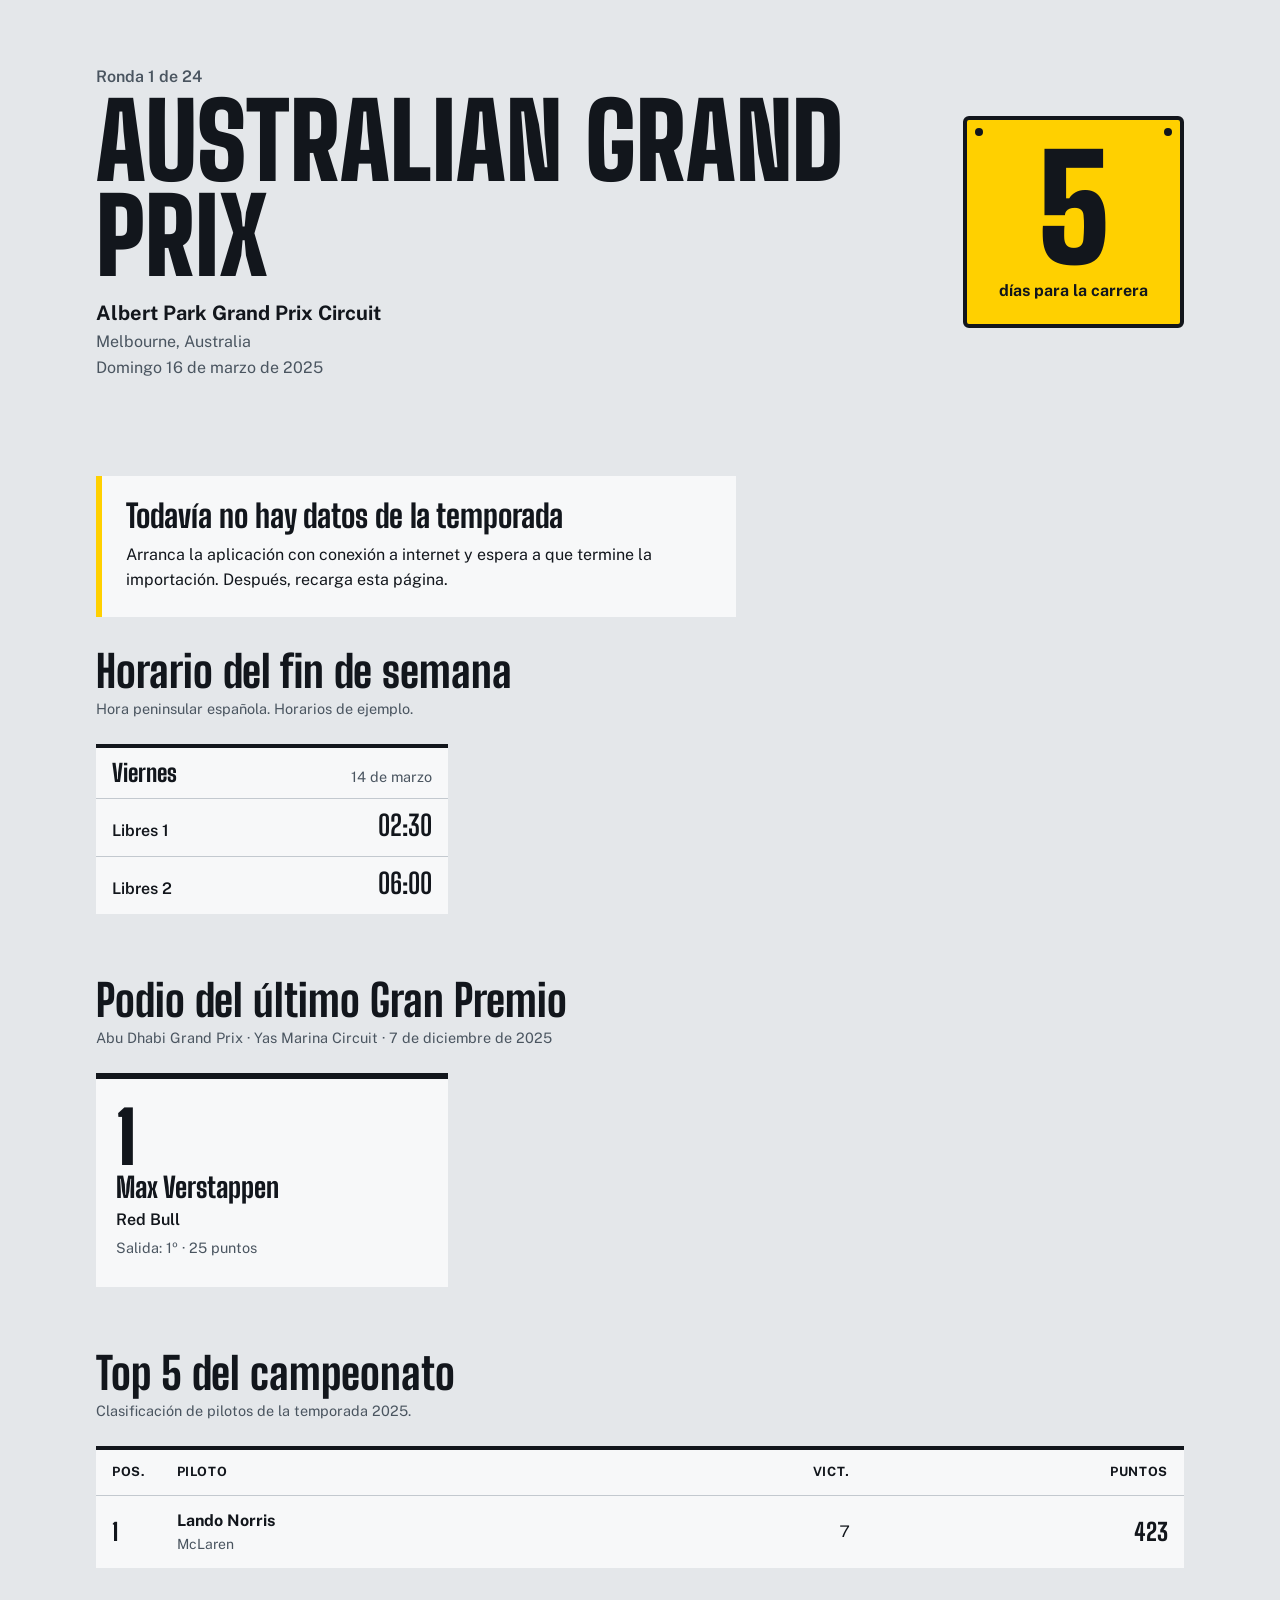
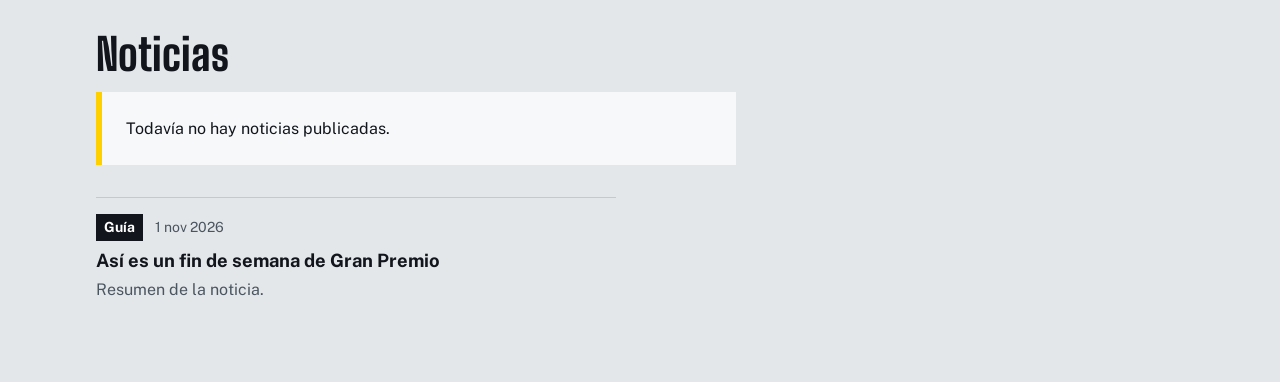
<file: src/main/resources/templates/index.html>
<!DOCTYPE html>
<html lang="es" xmlns:th="http://www.thymeleaf.org">
<head>
    <meta charset="UTF-8">
    <meta name="viewport" content="width=device-width, initial-scale=1">
    <title>Paddock · Fórmula 1</title>
    <link rel="preconnect" href="https://fonts.googleapis.com">
    <link rel="preconnect" href="https://fonts.gstatic.com" crossorigin>
    <link rel="stylesheet"
          href="https://fonts.googleapis.com/css2?family=Big+Shoulders+Display:wght@700;800;900&family=Public+Sans:wght@400;600;700&display=swap">
    <link rel="stylesheet" th:href="@{/css/estilos.css}" href="../static/css/estilos.css">
</head>
<body>

<div th:replace="~{fragmentos :: cabecera('inicio')}"></div>

<main class="contenedor">

    <!-- Próxima carrera -->
    <section class="hero" th:if="${fin != null}">
        <div class="hero__texto">
            <p class="hero__ronda">Ronda <span th:text="${fin.ronda()}">1</span> de <span th:text="${fin.totalRondas()}">24</span></p>
            <h1 class="hero__titulo" th:text="${fin.nombreCarrera()}">Australian Grand Prix</h1>
            <p class="hero__circuito" th:text="${fin.circuito()}">Albert Park Grand Prix Circuit</p>
            <p class="hero__lugar" th:text="|${fin.localidad()}, ${fin.pais()}|">Melbourne, Australia</p>
            <p class="hero__fecha" th:text="${fin.fecha()}">Domingo 16 de marzo de 2025</p>
        </div>
        <div class="placa">
            <span class="placa__numero" th:text="${fin.diasRestantes()}">5</span>
            <span class="placa__texto">días para la carrera</span>
        </div>
    </section>

    <!-- Aviso si no hay datos todavía -->
    <section class="vacio" th:if="${fin == null}">
        <h1 class="vacio__titulo">Todavía no hay datos de la temporada</h1>
        <p>Arranca la aplicación con conexión a internet y espera a que termine la importación. Después, recarga esta página.</p>
    </section>

    <!-- Horario del fin de semana -->
    <section class="horario" th:if="${fin != null}" aria-labelledby="titulo-horario">
        <h2 class="seccion__titulo" id="titulo-horario">Horario del fin de semana</h2>
        <p class="seccion__nota">Hora peninsular española. Horarios de ejemplo.</p>
        <div class="horario__jornadas">
            <article class="jornada" th:each="j : ${fin.jornadas()}">
                <h3 class="jornada__dia">
                    <span th:text="${j.dia()}">Viernes</span>
                    <span class="jornada__fecha" th:text="${j.fecha()}">14 de marzo</span>
                </h3>
                <ul class="jornada__sesiones">
                    <li class="sesion" th:each="s : ${j.sesiones()}"
                        th:classappend="${s.carrera()} ? 'sesion--carrera'">
                        <span class="sesion__nombre" th:text="${s.nombre()}">Libres 1</span>
                        <span class="sesion__hora" th:text="${s.hora()}">02:30</span>
                    </li>
                    <!-- Filas de ejemplo para ver la maqueta sin ejecutar la aplicación -->
                    <li class="sesion" th:remove="all">
                        <span class="sesion__nombre">Libres 2</span>
                        <span class="sesion__hora">06:00</span>
                    </li>
                </ul>
            </article>
        </div>
    </section>

    <!-- Podio del último Gran Premio -->
    <section class="podio" th:if="${podio != null}" aria-labelledby="titulo-podio">
        <h2 class="seccion__titulo" id="titulo-podio">Podio del último Gran Premio</h2>
        <p class="seccion__nota">
            <span th:text="${podio.carrera()}">Abu Dhabi Grand Prix</span> ·
            <span th:text="${podio.circuito()}">Yas Marina Circuit</span> ·
            <span th:text="${podio.fecha()}">7 de diciembre de 2025</span>
        </p>
        <ol class="podio__lista">
            <li class="podio__puesto" th:each="p : ${podio.puestos()}" th:style="|--equipo:${p.color()}|">
                <span class="podio__pos" th:text="${p.posicion()}">1</span>
                <span class="podio__piloto" th:text="${p.piloto()}">Max Verstappen</span>
                <span class="podio__equipo" th:text="${p.escuderia()}">Red Bull</span>
                <span class="podio__datos" th:text="|Salida: ${p.salida()} · ${p.puntos()} puntos|">Salida: 1º · 25 puntos</span>
            </li>
        </ol>
    </section>

    <!-- Los cinco primeros del campeonato -->
    <section class="top5" th:if="${!top5.isEmpty()}" aria-labelledby="titulo-top5">
        <h2 class="seccion__titulo" id="titulo-top5">Top 5 del campeonato</h2>
        <p class="seccion__nota">Clasificación de pilotos de la temporada <span th:text="${temporada}">2025</span>.</p>
        <table class="tabla">
            <caption class="solo-lectores">Los cinco primeros pilotos del campeonato</caption>
            <thead>
            <tr>
                <th scope="col">Pos.</th>
                <th scope="col">Piloto</th>
                <th scope="col" class="tabla__num"><abbr title="Victorias">Vict.</abbr></th>
                <th scope="col" class="tabla__num">Puntos</th>
            </tr>
            </thead>
            <tbody>
            <tr th:each="f : ${top5}" th:style="|--equipo:${f.color()}|">
                <td class="tabla__pos" th:text="${f.posicion()}">1</td>
                <td>
                    <span class="tabla__principal" th:text="${f.nombre()}">Lando Norris</span>
                    <span class="tabla__secundario" th:text="${f.escuderia()}">McLaren</span>
                </td>
                <td class="tabla__num" th:text="${f.victorias()}">7</td>
                <td class="tabla__num tabla__destacado" th:text="${f.puntosTexto()}">423</td>
            </tr>
            </tbody>
        </table>
    </section>

    <!-- Noticias -->
    <section class="noticias" aria-labelledby="titulo-noticias">
        <h2 class="seccion__titulo" id="titulo-noticias">Noticias</h2>
        <p class="vacio vacio--noticias" th:if="${noticias.isEmpty()}">Todavía no hay noticias publicadas.</p>
        <div class="noticias__lista" th:unless="${noticias.isEmpty()}">
            <article class="noticia" th:each="n, estado : ${noticias}"
                     th:classappend="${estado.first} ? 'noticia--principal'">
                <p class="noticia__meta">
                    <span class="noticia__categoria" th:text="${n.categoria}">Guía</span>
                    <span class="noticia__fecha" th:text="${n.fechaTexto}">1 nov 2026</span>
                </p>
                <h3 class="noticia__titulo" th:text="${n.titulo}">Así es un fin de semana de Gran Premio</h3>
                <p class="noticia__resumen" th:text="${n.resumen}">Resumen de la noticia.</p>
            </article>
        </div>
    </section>

</main>

<div th:replace="~{fragmentos :: pie}"></div>

</body>
</html>
</file>
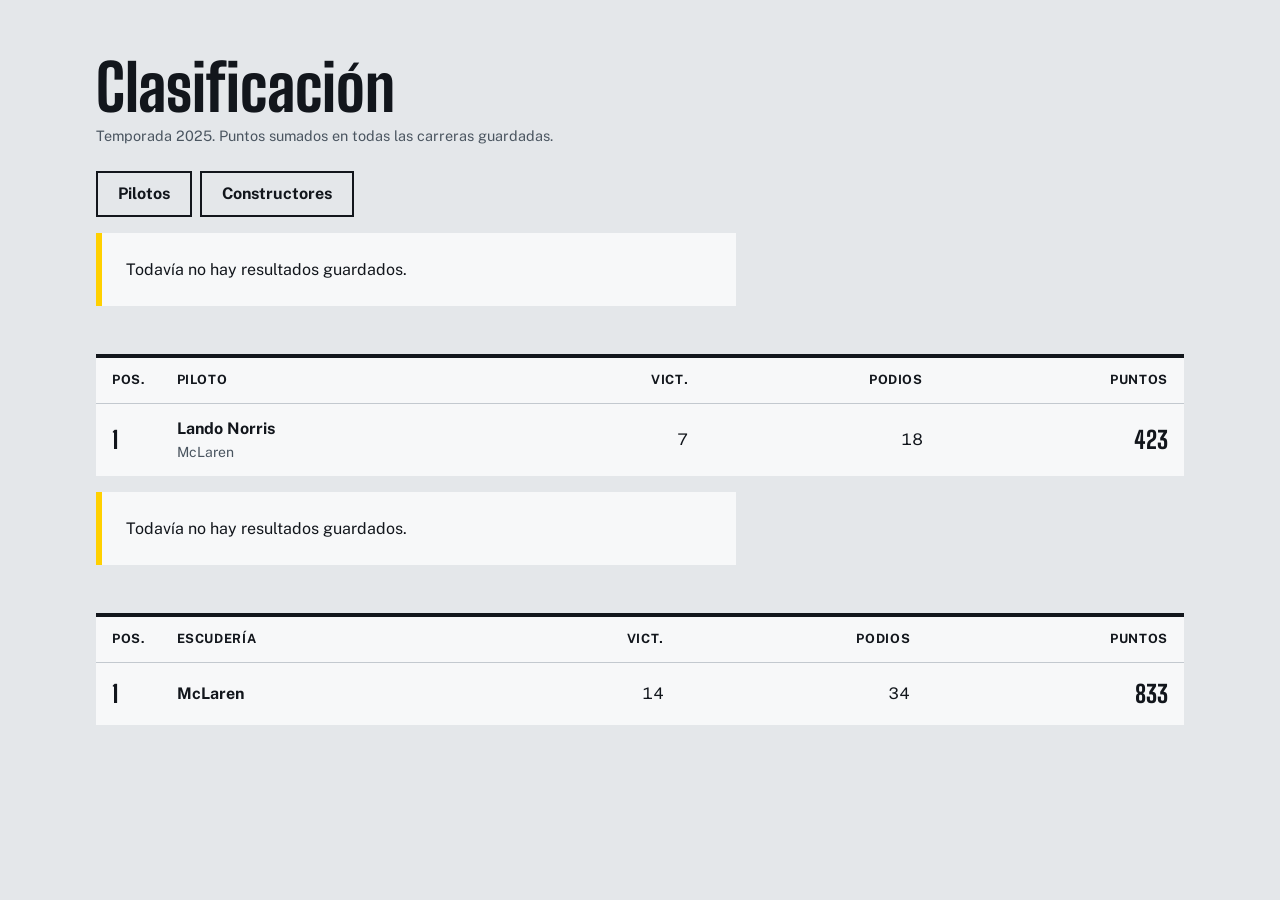
<file: src/main/resources/templates/clasificacion.html>
<!DOCTYPE html>
<html lang="es" xmlns:th="http://www.thymeleaf.org">
<head>
    <meta charset="UTF-8">
    <meta name="viewport" content="width=device-width, initial-scale=1">
    <title>Clasificación · Paddock</title>
    <link rel="preconnect" href="https://fonts.googleapis.com">
    <link rel="preconnect" href="https://fonts.gstatic.com" crossorigin>
    <link rel="stylesheet"
          href="https://fonts.googleapis.com/css2?family=Big+Shoulders+Display:wght@700;800;900&family=Public+Sans:wght@400;600;700&display=swap">
    <link rel="stylesheet" th:href="@{/css/estilos.css}" href="../static/css/estilos.css">
</head>
<body>

<div th:replace="~{fragmentos :: cabecera('clasificacion')}"></div>

<main class="contenedor">

    <section class="pilotos" aria-labelledby="titulo-clasificacion">
        <h1 class="seccion__titulo seccion__titulo--pagina" id="titulo-clasificacion">Clasificación</h1>
        <p class="seccion__nota">Temporada <span th:text="${temporada}">2025</span>. Puntos sumados en todas las carreras guardadas.</p>

        <!-- Pestañas: son enlaces normales, sin JavaScript -->
        <nav class="pestanas" aria-label="Tipo de clasificación">
            <a class="pestana" th:classappend="${tipo == 'pilotos'} ? 'pestana--activa'"
               th:href="@{/clasificacion}" href="#">Pilotos</a>
            <a class="pestana" th:classappend="${tipo == 'constructores'} ? 'pestana--activa'"
               th:href="@{/clasificacion(tipo='constructores')}" href="#">Constructores</a>
        </nav>

        <!-- Clasificación de pilotos -->
        <th:block th:if="${tipo == 'pilotos'}">
            <p class="vacio vacio--noticias" th:if="${pilotos.isEmpty()}">Todavía no hay resultados guardados.</p>
            <div class="tabla__contenedor" th:unless="${pilotos.isEmpty()}">
                <table class="tabla tabla--pegada">
                    <caption class="solo-lectores">Clasificación del campeonato de pilotos</caption>
                    <thead>
                    <tr>
                        <th scope="col">Pos.</th>
                        <th scope="col">Piloto</th>
                        <th scope="col" class="tabla__num"><abbr title="Victorias">Vict.</abbr></th>
                        <th scope="col" class="tabla__num tabla__oculta">Podios</th>
                        <th scope="col" class="tabla__num">Puntos</th>
                    </tr>
                    </thead>
                    <tbody>
                    <tr th:each="f : ${pilotos}" th:style="|--equipo:${f.color()}|">
                        <td class="tabla__pos" th:text="${f.posicion()}">1</td>
                        <td>
                            <a class="tabla__principal tabla__enlace" th:href="@{/pilotos/{id}(id=${f.pilotoId()})}"
                               href="#" th:text="${f.nombre()}">Lando Norris</a>
                            <span class="tabla__secundario" th:text="${f.escuderia()}">McLaren</span>
                        </td>
                        <td class="tabla__num" th:text="${f.victorias()}">7</td>
                        <td class="tabla__num tabla__oculta" th:text="${f.podios()}">18</td>
                        <td class="tabla__num tabla__destacado" th:text="${f.puntosTexto()}">423</td>
                    </tr>
                    </tbody>
                </table>
            </div>
        </th:block>

        <!-- Clasificación de constructores -->
        <th:block th:if="${tipo == 'constructores'}">
            <p class="vacio vacio--noticias" th:if="${escuderias.isEmpty()}">Todavía no hay resultados guardados.</p>
            <div class="tabla__contenedor" th:unless="${escuderias.isEmpty()}">
                <table class="tabla tabla--pegada">
                    <caption class="solo-lectores">Clasificación del campeonato de constructores</caption>
                    <thead>
                    <tr>
                        <th scope="col">Pos.</th>
                        <th scope="col">Escudería</th>
                        <th scope="col" class="tabla__num"><abbr title="Victorias">Vict.</abbr></th>
                        <th scope="col" class="tabla__num tabla__oculta">Podios</th>
                        <th scope="col" class="tabla__num">Puntos</th>
                    </tr>
                    </thead>
                    <tbody>
                    <tr th:each="f : ${escuderias}" th:style="|--equipo:${f.color()}|">
                        <td class="tabla__pos" th:text="${f.posicion()}">1</td>
                        <td>
                            <a class="tabla__principal tabla__enlace" th:href="@{/escuderias/{id}(id=${f.escuderiaId()})}"
                               href="#" th:text="${f.nombre()}">McLaren</a>
                        </td>
                        <td class="tabla__num" th:text="${f.victorias()}">14</td>
                        <td class="tabla__num tabla__oculta" th:text="${f.podios()}">34</td>
                        <td class="tabla__num tabla__destacado" th:text="${f.puntosTexto()}">833</td>
                    </tr>
                    </tbody>
                </table>
            </div>
        </th:block>
    </section>

</main>

<div th:replace="~{fragmentos :: pie}"></div>

</body>
</html>
</file>
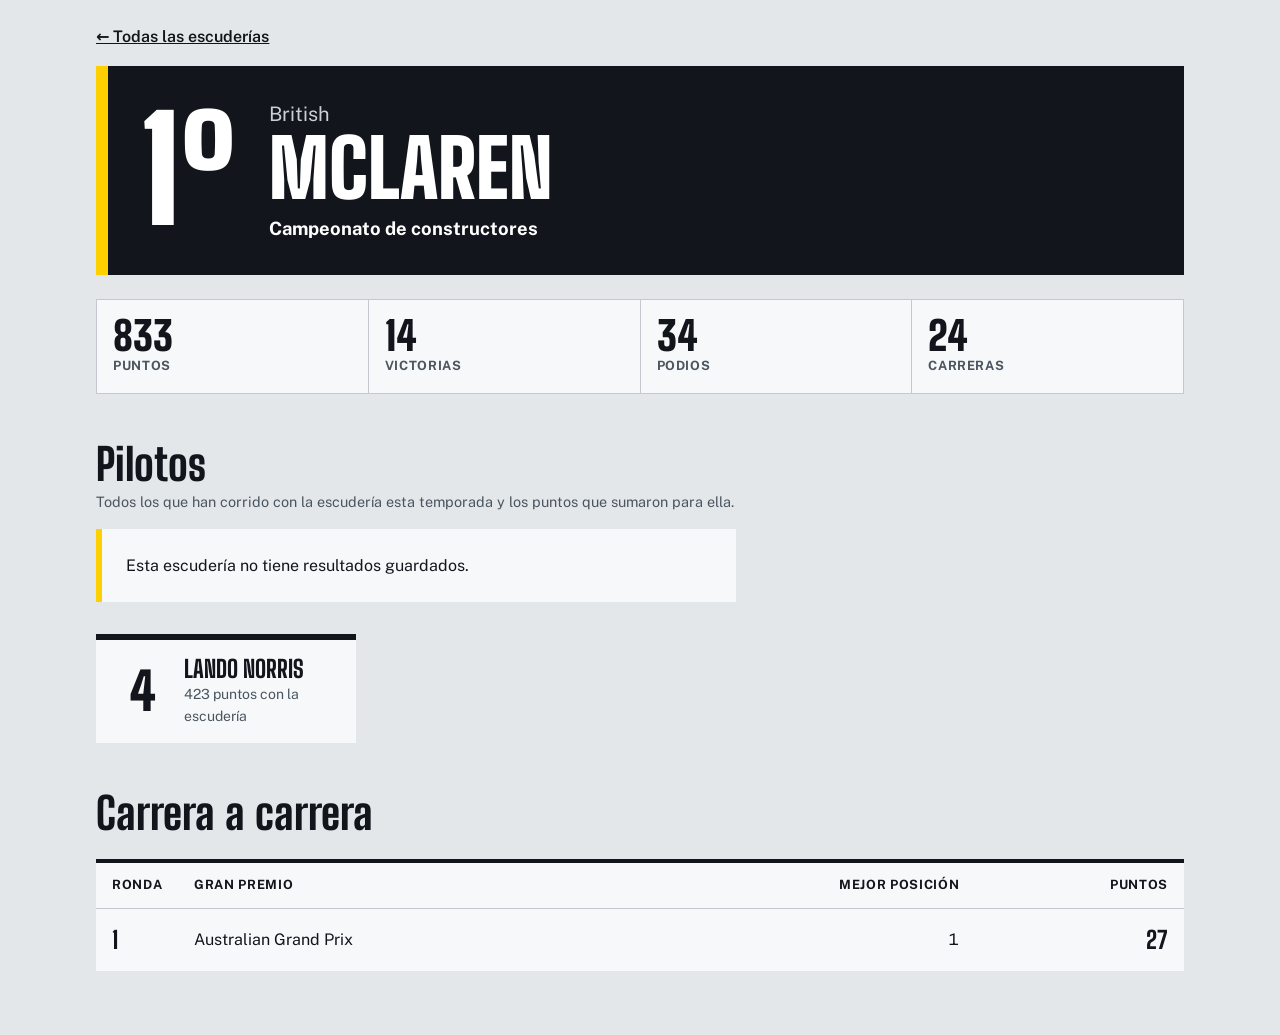
<file: src/main/resources/templates/escuderia.html>
<!DOCTYPE html>
<html lang="es" xmlns:th="http://www.thymeleaf.org">
<head>
    <meta charset="UTF-8">
    <meta name="viewport" content="width=device-width, initial-scale=1">
    <title th:text="|${escuderia.nombre()} · Paddock|">Escudería · Paddock</title>
    <link rel="preconnect" href="https://fonts.googleapis.com">
    <link rel="preconnect" href="https://fonts.gstatic.com" crossorigin>
    <link rel="stylesheet"
          href="https://fonts.googleapis.com/css2?family=Big+Shoulders+Display:wght@700;800;900&family=Public+Sans:wght@400;600;700&display=swap">
    <link rel="stylesheet" th:href="@{/css/estilos.css}" href="../static/css/estilos.css">
</head>
<body>

<div th:replace="~{fragmentos :: cabecera('escuderias')}"></div>

<main class="contenedor">

    <a class="volver" th:href="@{/escuderias}" href="/escuderias">← Todas las escuderías</a>

    <!-- Cabecera: posición en el campeonato, nombre y nacionalidad -->
    <section class="ficha" th:style="|--equipo:${escuderia.color()}|" aria-labelledby="titulo-escuderia">
        <div class="ficha__numero" th:text="${escuderia.posicion()}">1º</div>
        <div class="ficha__texto">
            <p class="ficha__nombre-pila" th:text="${escuderia.nacionalidad()}">British</p>
            <h1 class="ficha__apellido" id="titulo-escuderia" th:text="${escuderia.nombre()}">McLaren</h1>
            <p class="ficha__equipo">Campeonato de constructores</p>
        </div>
    </section>

    <!-- Cifras de la temporada -->
    <section class="cifras" aria-label="Cifras de la temporada">
        <div class="cifra">
            <span class="cifra__valor" th:text="${escuderia.puntos()}">833</span>
            <span class="cifra__etiqueta">Puntos</span>
        </div>
        <div class="cifra">
            <span class="cifra__valor" th:text="${escuderia.victorias()}">14</span>
            <span class="cifra__etiqueta">Victorias</span>
        </div>
        <div class="cifra">
            <span class="cifra__valor" th:text="${escuderia.podios()}">34</span>
            <span class="cifra__etiqueta">Podios</span>
        </div>
        <div class="cifra">
            <span class="cifra__valor" th:text="${escuderia.carreras().size()}">24</span>
            <span class="cifra__etiqueta">Carreras</span>
        </div>
    </section>

    <!-- Pilotos que han corrido con la escudería -->
    <section class="datos" aria-labelledby="titulo-pilotos-escuderia">
        <h2 class="seccion__titulo" id="titulo-pilotos-escuderia">Pilotos</h2>
        <p class="seccion__nota">Todos los que han corrido con la escudería esta temporada y los puntos que sumaron para ella.</p>
        <p class="vacio vacio--noticias" th:if="${escuderia.pilotos().isEmpty()}">Esta escudería no tiene resultados guardados.</p>
        <ul class="pilotos__lista" th:unless="${escuderia.pilotos().isEmpty()}">
            <li th:each="p : ${escuderia.pilotos()}">
                <a class="tarjeta" th:href="@{/pilotos/{id}(id=${p.id()})}" href="#"
                   th:style="|--equipo:${escuderia.color()}|">
                    <span class="tarjeta__numero" th:text="${p.numero()}">4</span>
                    <span class="tarjeta__nombre">
                        <span class="tarjeta__apellido" th:text="${p.nombre()}">Lando Norris</span>
                    </span>
                    <span class="tarjeta__puntos" th:text="|${p.puntos()} puntos con la escudería|">423 puntos con la escudería</span>
                </a>
            </li>
        </ul>
    </section>

    <!-- Carrera a carrera -->
    <section class="resultados" aria-labelledby="titulo-carreras-escuderia">
        <h2 class="seccion__titulo" id="titulo-carreras-escuderia">Carrera a carrera</h2>
        <div class="tabla__contenedor" th:unless="${escuderia.carreras().isEmpty()}">
            <table class="tabla">
                <caption class="solo-lectores">Puntos y mejor posición de la escudería en cada Gran Premio</caption>
                <thead>
                <tr>
                    <th scope="col">Ronda</th>
                    <th scope="col">Gran Premio</th>
                    <th scope="col" class="tabla__num">Mejor posición</th>
                    <th scope="col" class="tabla__num">Puntos</th>
                </tr>
                </thead>
                <tbody>
                <tr th:each="c : ${escuderia.carreras()}" th:style="|--equipo:${escuderia.color()}|">
                    <td class="tabla__pos" th:text="${c.ronda()}">1</td>
                    <td th:text="${c.carrera()}">Australian Grand Prix</td>
                    <td class="tabla__num" th:text="${c.mejorPosicion()}">1</td>
                    <td class="tabla__num tabla__destacado" th:text="${c.puntos()}">27</td>
                </tr>
                </tbody>
            </table>
        </div>
    </section>

</main>

<div th:replace="~{fragmentos :: pie}"></div>

</body>
</html>
</file>
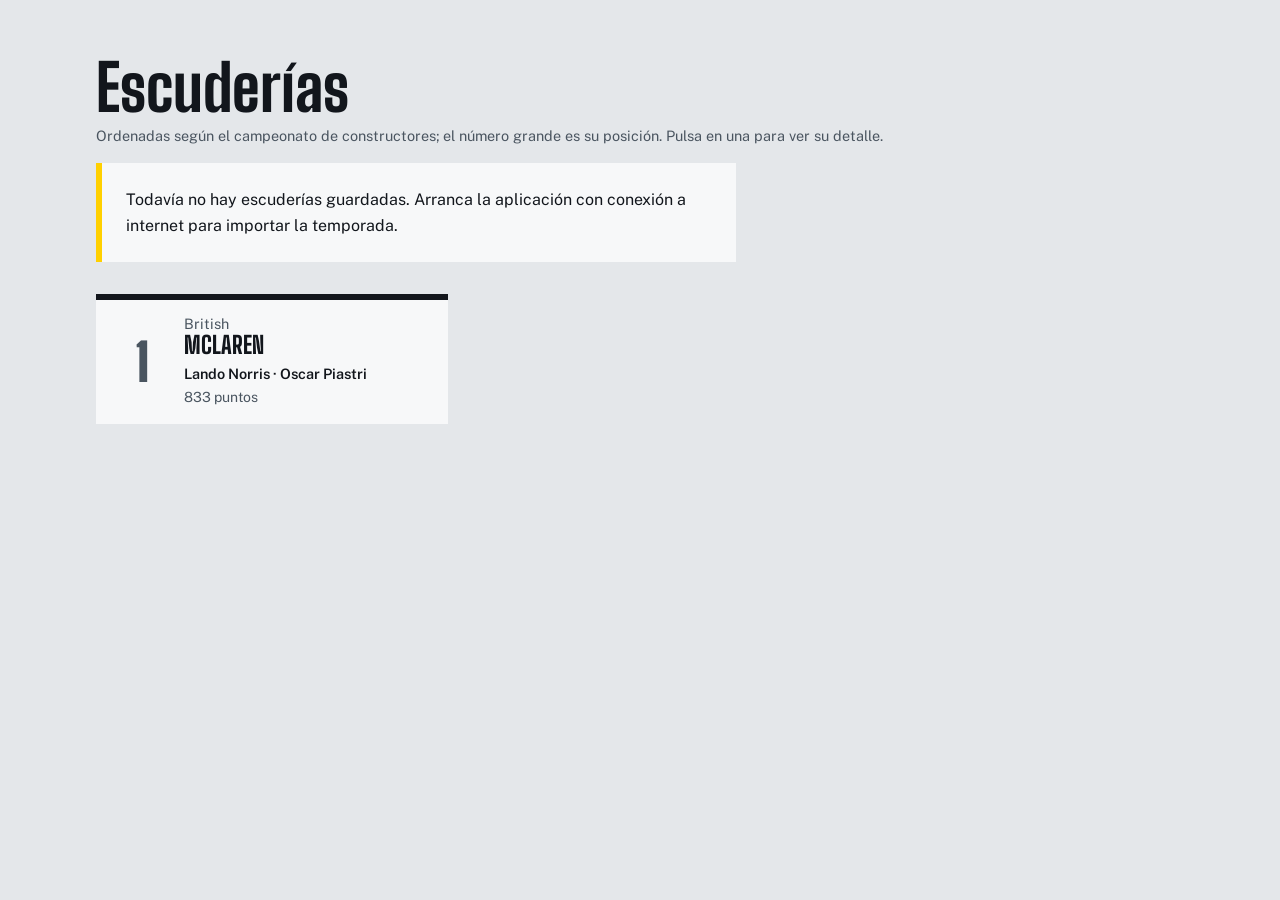
<file: src/main/resources/templates/escuderias.html>
<!DOCTYPE html>
<html lang="es" xmlns:th="http://www.thymeleaf.org">
<head>
    <meta charset="UTF-8">
    <meta name="viewport" content="width=device-width, initial-scale=1">
    <title>Escuderías · Paddock</title>
    <link rel="preconnect" href="https://fonts.googleapis.com">
    <link rel="preconnect" href="https://fonts.gstatic.com" crossorigin>
    <link rel="stylesheet"
          href="https://fonts.googleapis.com/css2?family=Big+Shoulders+Display:wght@700;800;900&family=Public+Sans:wght@400;600;700&display=swap">
    <link rel="stylesheet" th:href="@{/css/estilos.css}" href="../static/css/estilos.css">
</head>
<body>

<div th:replace="~{fragmentos :: cabecera('escuderias')}"></div>

<main class="contenedor">

    <section class="pilotos" aria-labelledby="titulo-escuderias">
        <h1 class="seccion__titulo seccion__titulo--pagina" id="titulo-escuderias">Escuderías</h1>
        <p class="seccion__nota">Ordenadas según el campeonato de constructores; el número grande es su posición. Pulsa en una para ver su detalle.</p>

        <p class="vacio vacio--noticias" th:if="${escuderias.isEmpty()}">Todavía no hay escuderías guardadas. Arranca la aplicación con conexión a internet para importar la temporada.</p>

        <ul class="pilotos__lista escuderias__lista" th:unless="${escuderias.isEmpty()}">
            <li th:each="e : ${escuderias}">
                <a class="tarjeta" th:href="@{/escuderias/{id}(id=${e.id()})}" href="#"
                   th:style="|--equipo:${e.color()}|">
                    <span class="tarjeta__numero" th:text="${e.posicion()}">1</span>
                    <span class="tarjeta__nombre">
                        <span class="tarjeta__nombre-pila" th:text="${e.nacionalidad()}">British</span>
                        <span class="tarjeta__apellido" th:text="${e.nombre()}">McLaren</span>
                    </span>
                    <span class="tarjeta__equipo"
                          th:text="${e.pilotos().isEmpty() ? 'Sin resultados esta temporada' : #strings.listJoin(e.pilotos(), ' · ')}">Lando Norris · Oscar Piastri</span>
                    <span class="tarjeta__puntos" th:text="|${e.puntos()} puntos|">833 puntos</span>
                </a>
            </li>
        </ul>
    </section>

</main>

<div th:replace="~{fragmentos :: pie}"></div>

</body>
</html>
</file>
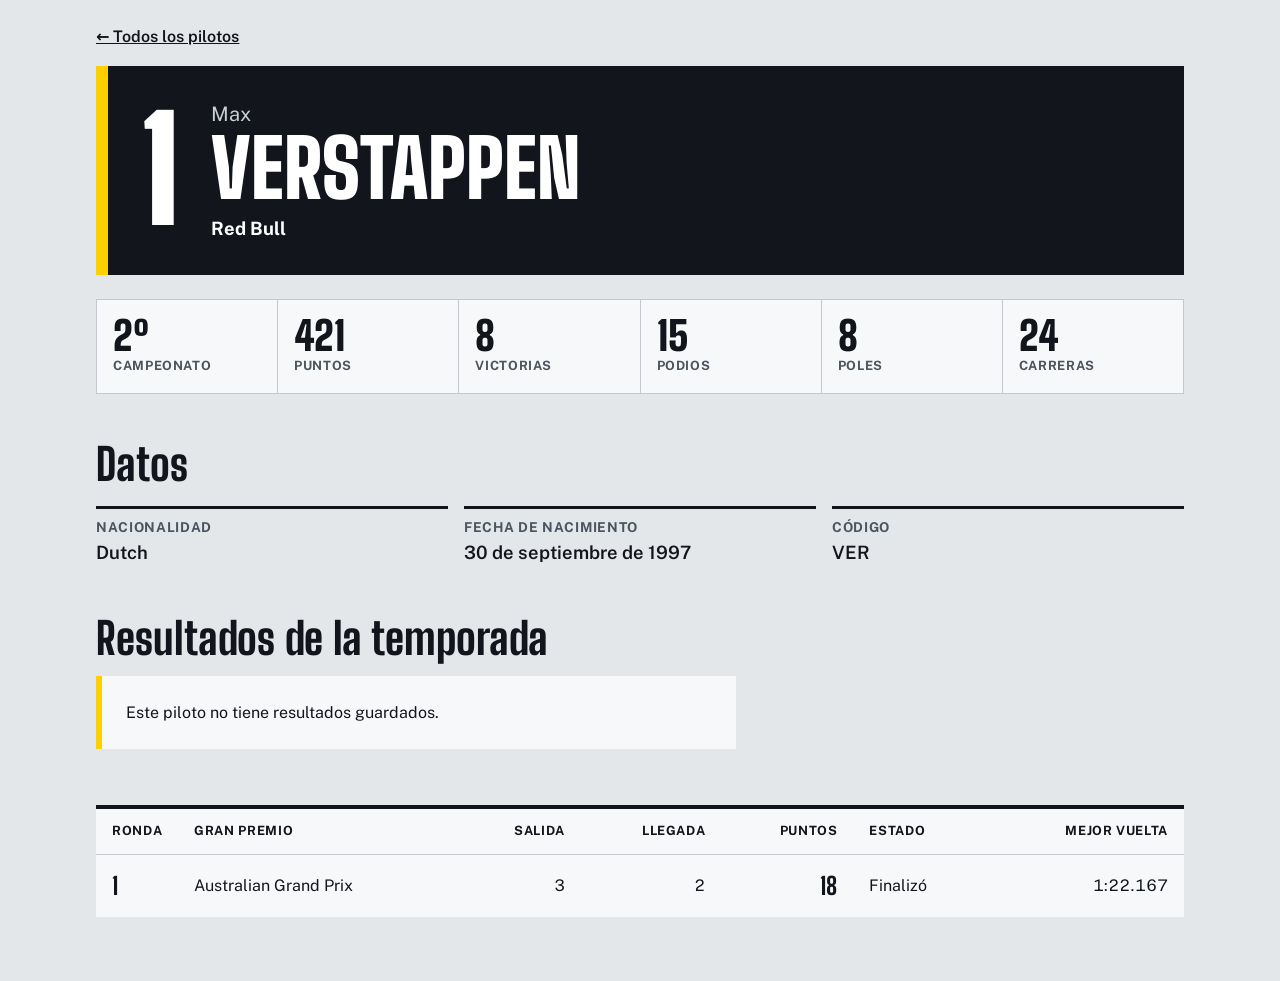
<file: src/main/resources/templates/piloto.html>
<!DOCTYPE html>
<html lang="es" xmlns:th="http://www.thymeleaf.org">
<head>
    <meta charset="UTF-8">
    <meta name="viewport" content="width=device-width, initial-scale=1">
    <title th:text="|${piloto.nombre()} ${piloto.apellido()} · Paddock|">Piloto · Paddock</title>
    <link rel="preconnect" href="https://fonts.googleapis.com">
    <link rel="preconnect" href="https://fonts.gstatic.com" crossorigin>
    <link rel="stylesheet"
          href="https://fonts.googleapis.com/css2?family=Big+Shoulders+Display:wght@700;800;900&family=Public+Sans:wght@400;600;700&display=swap">
    <link rel="stylesheet" th:href="@{/css/estilos.css}" href="../static/css/estilos.css">
</head>
<body>

<div th:replace="~{fragmentos :: cabecera('pilotos')}"></div>

<main class="contenedor">

    <a class="volver" th:href="@{/pilotos}" href="/pilotos">← Todos los pilotos</a>

    <!-- Cabecera de la ficha: número, nombre y escudería -->
    <section class="ficha" th:style="|--equipo:${piloto.color()}|" aria-labelledby="titulo-piloto">
        <div class="ficha__numero" th:text="${piloto.numero()}">1</div>
        <div class="ficha__texto">
            <p class="ficha__nombre-pila" th:text="${piloto.nombre()}">Max</p>
            <h1 class="ficha__apellido" id="titulo-piloto" th:text="${piloto.apellido()}">Verstappen</h1>
            <p class="ficha__equipo" th:text="${piloto.escuderia()}">Red Bull</p>
        </div>
    </section>

    <!-- Cifras de la temporada -->
    <section class="cifras" aria-label="Cifras de la temporada">
        <div class="cifra">
            <span class="cifra__valor" th:text="${piloto.posicionCampeonato()}">2º</span>
            <span class="cifra__etiqueta">Campeonato</span>
        </div>
        <div class="cifra">
            <span class="cifra__valor" th:text="${piloto.puntos()}">421</span>
            <span class="cifra__etiqueta">Puntos</span>
        </div>
        <div class="cifra">
            <span class="cifra__valor" th:text="${piloto.victorias()}">8</span>
            <span class="cifra__etiqueta">Victorias</span>
        </div>
        <div class="cifra">
            <span class="cifra__valor" th:text="${piloto.podios()}">15</span>
            <span class="cifra__etiqueta">Podios</span>
        </div>
        <div class="cifra">
            <span class="cifra__valor" th:text="${piloto.poles()}">8</span>
            <span class="cifra__etiqueta">Poles</span>
        </div>
        <div class="cifra">
            <span class="cifra__valor" th:text="${piloto.carreras()}">24</span>
            <span class="cifra__etiqueta">Carreras</span>
        </div>
    </section>

    <!-- Datos personales -->
    <section class="datos" aria-labelledby="titulo-datos">
        <h2 class="seccion__titulo" id="titulo-datos">Datos</h2>
        <dl class="datos__lista">
            <div class="datos__fila">
                <dt>Nacionalidad</dt>
                <dd th:text="${piloto.nacionalidad()}">Dutch</dd>
            </div>
            <div class="datos__fila">
                <dt>Fecha de nacimiento</dt>
                <dd th:text="${piloto.nacimiento()}">30 de septiembre de 1997</dd>
            </div>
            <div class="datos__fila">
                <dt>Código</dt>
                <dd th:text="${piloto.codigo()}">VER</dd>
            </div>
        </dl>
    </section>

    <!-- Resultados carrera a carrera -->
    <section class="resultados" aria-labelledby="titulo-resultados">
        <h2 class="seccion__titulo" id="titulo-resultados">Resultados de la temporada</h2>
        <p class="vacio vacio--noticias" th:if="${piloto.resultados().isEmpty()}">Este piloto no tiene resultados guardados.</p>
        <div class="tabla__contenedor" th:unless="${piloto.resultados().isEmpty()}">
            <table class="tabla">
                <caption class="solo-lectores">Resultados del piloto en cada Gran Premio</caption>
                <thead>
                <tr>
                    <th scope="col">Ronda</th>
                    <th scope="col">Gran Premio</th>
                    <th scope="col" class="tabla__num">Salida</th>
                    <th scope="col" class="tabla__num">Llegada</th>
                    <th scope="col" class="tabla__num">Puntos</th>
                    <th scope="col" class="tabla__oculta">Estado</th>
                    <th scope="col" class="tabla__oculta tabla__num">Mejor vuelta</th>
                </tr>
                </thead>
                <tbody>
                <tr th:each="r : ${piloto.resultados()}" th:style="|--equipo:${piloto.color()}|">
                    <td class="tabla__pos" th:text="${r.ronda()}">1</td>
                    <td th:text="${r.carrera()}">Australian Grand Prix</td>
                    <td class="tabla__num" th:text="${r.salida()}">3</td>
                    <td class="tabla__num" th:text="${r.llegada()}">2</td>
                    <td class="tabla__num tabla__destacado" th:text="${r.puntos()}">18</td>
                    <td class="tabla__oculta" th:text="${r.estado()}">Finalizó</td>
                    <td class="tabla__oculta tabla__num" th:text="${r.mejorVuelta()}">1:22.167</td>
                </tr>
                </tbody>
            </table>
        </div>
    </section>

</main>

<div th:replace="~{fragmentos :: pie}"></div>

</body>
</html>
</file>
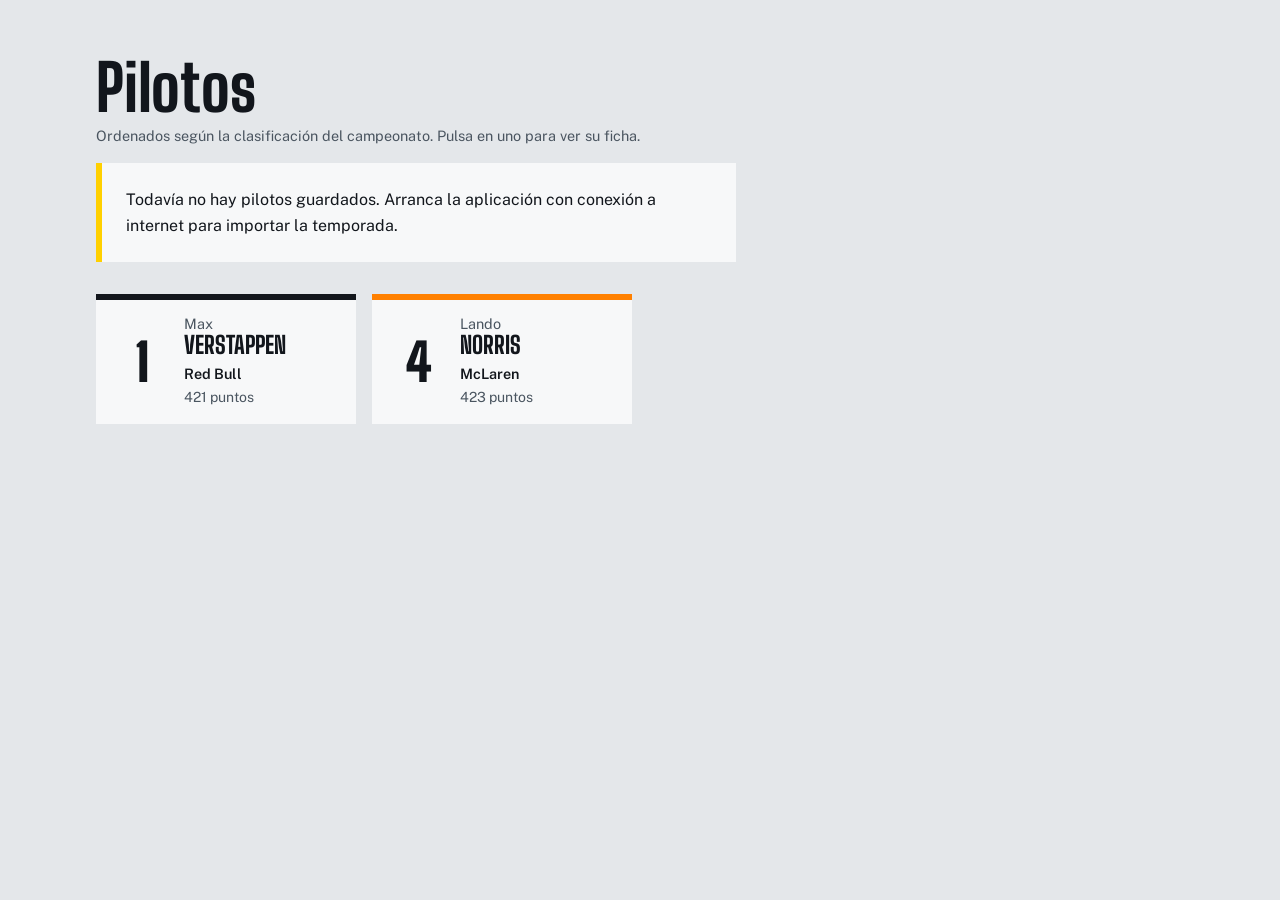
<file: src/main/resources/templates/pilotos.html>
<!DOCTYPE html>
<html lang="es" xmlns:th="http://www.thymeleaf.org">
<head>
    <meta charset="UTF-8">
    <meta name="viewport" content="width=device-width, initial-scale=1">
    <title>Pilotos · Paddock</title>
    <link rel="preconnect" href="https://fonts.googleapis.com">
    <link rel="preconnect" href="https://fonts.gstatic.com" crossorigin>
    <link rel="stylesheet"
          href="https://fonts.googleapis.com/css2?family=Big+Shoulders+Display:wght@700;800;900&family=Public+Sans:wght@400;600;700&display=swap">
    <link rel="stylesheet" th:href="@{/css/estilos.css}" href="../static/css/estilos.css">
</head>
<body>

<div th:replace="~{fragmentos :: cabecera('pilotos')}"></div>

<main class="contenedor">

    <section class="pilotos" aria-labelledby="titulo-pilotos">
        <h1 class="seccion__titulo seccion__titulo--pagina" id="titulo-pilotos">Pilotos</h1>
        <p class="seccion__nota">Ordenados según la clasificación del campeonato. Pulsa en uno para ver su ficha.</p>

        <p class="vacio vacio--noticias" th:if="${pilotos.isEmpty()}">Todavía no hay pilotos guardados. Arranca la aplicación con conexión a internet para importar la temporada.</p>

        <ul class="pilotos__lista" th:unless="${pilotos.isEmpty()}">
            <li th:each="p : ${pilotos}">
                <a class="tarjeta" th:href="@{/pilotos/{id}(id=${p.id()})}" href="#"
                   th:style="|--equipo:${p.color()}|">
                    <span class="tarjeta__numero" th:text="${p.numero()}">1</span>
                    <span class="tarjeta__nombre">
                        <span class="tarjeta__nombre-pila" th:text="${p.nombre()}">Max</span>
                        <span class="tarjeta__apellido" th:text="${p.apellido()}">Verstappen</span>
                    </span>
                    <span class="tarjeta__equipo" th:text="${p.escuderia()}">Red Bull</span>
                    <span class="tarjeta__puntos" th:text="|${p.puntos()} puntos|">421 puntos</span>
                </a>
            </li>
            <!-- Tarjeta de ejemplo para ver la maqueta sin ejecutar la aplicación -->
            <li th:remove="all">
                <a class="tarjeta" href="#" style="--equipo:#FF8000">
                    <span class="tarjeta__numero">4</span>
                    <span class="tarjeta__nombre">
                        <span class="tarjeta__nombre-pila">Lando</span>
                        <span class="tarjeta__apellido">Norris</span>
                    </span>
                    <span class="tarjeta__equipo">McLaren</span>
                    <span class="tarjeta__puntos">423 puntos</span>
                </a>
            </li>
        </ul>
    </section>

</main>

<div th:replace="~{fragmentos :: pie}"></div>

</body>
</html>
</file>
<file: src/main/resources/static/css/estilos.css>
/* ==========================================================================
   Paddock · hoja de estilos
   Idea: un panel de boxes. Fondo de asfalto claro, tinta oscura y dos colores
   de señalización: el amarillo de la placa de boxes y el rojo de la carrera.
   ========================================================================== */

:root {
    --asfalto: #E4E7EA;
    --panel: #F7F8F9;
    --tinta: #12161C;
    --pizarra: #4A5560;
    --linea: #C3C9CF;
    --amarillo: #FFD000;
    --rojo: #D91F32;
    --blanco: #FFFFFF;

    --fuente-titulo: "Big Shoulders Display", "Bahnschrift", "Arial Narrow", sans-serif;
    --fuente-texto: "Public Sans", system-ui, "Segoe UI", sans-serif;

    --ancho: 72rem;
    --margen: clamp(1rem, 4vw, 2rem);
}

*,
*::before,
*::after {
    box-sizing: border-box;
}

body {
    display: flex;
    flex-direction: column;
    min-height: 100vh;
    margin: 0;
    background: var(--asfalto);
    color: var(--tinta);
    font-family: var(--fuente-texto);
    font-size: 1rem;
    line-height: 1.6;
}

h1, h2, h3, p, ul {
    margin: 0;
}

ul {
    padding: 0;
    list-style: none;
}

a {
    color: inherit;
}

:focus-visible {
    outline: 3px solid var(--rojo);
    outline-offset: 3px;
}

.contenedor {
    flex: 1;
    width: 100%;
    max-width: var(--ancho);
    margin: 0 auto;
    padding: 0 var(--margen);
}

/* --------------------------------------------------------------------------
   Cabecera: franja de piano (bordillo) rojo y blanco como único adorno
   -------------------------------------------------------------------------- */

.cabecera {
    position: relative;
    background: var(--tinta);
    color: var(--blanco);
}

.cabecera::after {
    content: "";
    display: block;
    height: 0.5rem;
    background: repeating-linear-gradient(
        90deg,
        var(--rojo) 0 1.5rem,
        var(--blanco) 1.5rem 3rem
    );
}

.cabecera__interior {
    display: flex;
    flex-wrap: wrap;
    align-items: center;
    justify-content: space-between;
    gap: 0.5rem 2rem;
    max-width: var(--ancho);
    margin: 0 auto;
    padding: 0.75rem var(--margen);
}

.cabecera :focus-visible {
    outline-color: var(--amarillo);
}

.marca {
    font-family: var(--fuente-titulo);
    font-size: 2rem;
    font-weight: 900;
    letter-spacing: 0.06em;
    text-decoration: none;
    text-transform: uppercase;
    line-height: 1;
}

.menu {
    display: flex;
    flex-wrap: wrap;
    gap: 0.25rem 1.5rem;
}

.menu__enlace {
    padding: 0.25rem 0;
    border-bottom: 3px solid transparent;
    font-weight: 600;
    text-decoration: none;
}

a.menu__enlace:hover {
    border-bottom-color: var(--blanco);
}

.menu__enlace--activo {
    border-bottom-color: var(--amarillo);
}

.menu__enlace--pronto {
    color: #9AA4AE;
    cursor: default;
}

/* --------------------------------------------------------------------------
   Próxima carrera
   -------------------------------------------------------------------------- */

.hero {
    display: grid;
    gap: 2rem;
    padding: clamp(2rem, 6vw, 4rem) 0;
    align-items: center;
}

.hero__ronda {
    color: var(--pizarra);
    font-weight: 600;
}

.hero__titulo {
    margin: 0.25rem 0 0.75rem;
    font-family: var(--fuente-titulo);
    font-size: clamp(3rem, 9vw, 6.5rem);
    font-weight: 900;
    line-height: 0.92;
    text-transform: uppercase;
    overflow-wrap: anywhere;
}

.hero__circuito {
    font-size: 1.25rem;
    font-weight: 700;
}

.hero__lugar,
.hero__fecha {
    color: var(--pizarra);
}

/* La placa de boxes: el elemento que se recuerda de la portada */
.placa {
    position: relative;
    display: flex;
    flex-direction: column;
    align-items: center;
    justify-self: start;
    min-width: 12rem;
    padding: 1.75rem 2rem 1.25rem;
    background: var(--amarillo);
    border: 4px solid var(--tinta);
    border-radius: 0.375rem;
    color: var(--tinta);
    text-align: center;
}

.placa::before,
.placa::after {
    content: "";
    position: absolute;
    top: 0.5rem;
    width: 0.5rem;
    height: 0.5rem;
    border-radius: 50%;
    background: var(--tinta);
}

.placa::before {
    left: 0.5rem;
}

.placa::after {
    right: 0.5rem;
}

.placa__numero {
    font-family: var(--fuente-titulo);
    font-size: clamp(5.5rem, 16vw, 9rem);
    font-weight: 900;
    line-height: 0.85;
    font-variant-numeric: tabular-nums;
}

.placa__texto {
    margin-top: 0.5rem;
    font-weight: 700;
}

@media (min-width: 48rem) {
    .hero {
        grid-template-columns: 1fr auto;
        gap: 3rem;
    }

    .placa {
        justify-self: end;
    }
}

/* --------------------------------------------------------------------------
   Títulos de sección
   -------------------------------------------------------------------------- */

.seccion__titulo {
    font-family: var(--fuente-titulo);
    font-size: clamp(2rem, 5vw, 2.75rem);
    font-weight: 800;
    line-height: 1;
}

.seccion__nota {
    margin-top: 0.25rem;
    color: var(--pizarra);
    font-size: 0.9rem;
}

/* --------------------------------------------------------------------------
   Horario: tres columnas, una por día, como un fin de semana real
   -------------------------------------------------------------------------- */

.horario {
    padding-bottom: clamp(2.5rem, 6vw, 4rem);
}

.horario__jornadas {
    display: grid;
    gap: 1rem;
    margin-top: 1.5rem;
}

.jornada {
    background: var(--panel);
    border-top: 4px solid var(--tinta);
}

.jornada__dia {
    display: flex;
    flex-wrap: wrap;
    align-items: baseline;
    justify-content: space-between;
    gap: 0.25rem 1rem;
    padding: 0.75rem 1rem;
    font-family: var(--fuente-titulo);
    font-size: 1.5rem;
    font-weight: 800;
    line-height: 1.1;
}

.jornada__fecha {
    color: var(--pizarra);
    font-family: var(--fuente-texto);
    font-size: 0.9rem;
    font-weight: 400;
}

.sesion {
    display: flex;
    align-items: baseline;
    justify-content: space-between;
    gap: 1rem;
    padding: 0.75rem 1rem;
    border-top: 1px solid var(--linea);
}

.sesion__nombre {
    font-weight: 600;
}

.sesion__hora {
    font-family: var(--fuente-titulo);
    font-size: 1.75rem;
    font-weight: 700;
    line-height: 1;
    font-variant-numeric: tabular-nums;
}

.sesion--carrera {
    background: var(--rojo);
    border-top-color: var(--rojo);
    color: var(--blanco);
}

.sesion--carrera .sesion__nombre {
    font-weight: 700;
}

@media (min-width: 40rem) {
    .horario__jornadas {
        grid-template-columns: repeat(3, 1fr);
        align-items: start;
    }
}

/* --------------------------------------------------------------------------
   Podio: tres puestos con el color de la escudería como único distintivo
   -------------------------------------------------------------------------- */

.podio {
    padding-bottom: clamp(2.5rem, 6vw, 4rem);
}

.podio__lista {
    display: grid;
    gap: 1rem;
    margin: 1.5rem 0 0;
    padding: 0;
    list-style: none;
}

.podio__puesto {
    display: grid;
    grid-template-columns: auto 1fr;
    column-gap: 1rem;
    align-items: center;
    padding: 1rem 1.25rem;
    background: var(--panel);
    border-top: 6px solid var(--equipo, var(--tinta));
}

.podio__pos {
    grid-row: 1 / span 3;
    font-family: var(--fuente-titulo);
    font-size: 4.5rem;
    font-weight: 900;
    line-height: 0.85;
}

.podio__piloto {
    font-family: var(--fuente-titulo);
    font-size: 1.75rem;
    font-weight: 800;
    line-height: 1.1;
}

.podio__equipo {
    font-weight: 600;
}

.podio__datos {
    color: var(--pizarra);
    font-size: 0.9rem;
}

@media (min-width: 40rem) {
    .podio__lista {
        grid-template-columns: repeat(3, 1fr);
        align-items: end;
    }

    .podio__puesto {
        grid-template-columns: 1fr;
        row-gap: 0.25rem;
    }

    .podio__pos {
        grid-row: auto;
    }

    /* El ganador, un poco más alto que los demás */
    .podio__puesto:first-child {
        padding-block: 1.75rem;
    }
}

/* --------------------------------------------------------------------------
   Tablas (clasificaciones, resultados)
   -------------------------------------------------------------------------- */

.top5 {
    padding-bottom: clamp(2.5rem, 6vw, 4rem);
}

.tabla {
    width: 100%;
    margin-top: 1.5rem;
    border-collapse: collapse;
    background: var(--panel);
}

.tabla th,
.tabla td {
    padding: 0.75rem 1rem;
    border-top: 1px solid var(--linea);
    text-align: left;
    vertical-align: middle;
}

.tabla thead th {
    border-top: 4px solid var(--tinta);
    font-size: 0.8rem;
    font-weight: 700;
    letter-spacing: 0.05em;
    text-transform: uppercase;
}

.tabla abbr {
    text-decoration: none;
}

@media (max-width: 39.99rem) {
    .tabla th,
    .tabla td {
        padding: 0.625rem 0.5rem;
    }

    .tabla thead th {
        letter-spacing: 0;
    }

    .tabla__pos {
        width: 2.75rem;
    }
}

.tabla__num {
    text-align: right !important;
    font-variant-numeric: tabular-nums;
}

.tabla__pos {
    width: 3.5rem;
    box-shadow: inset 6px 0 0 var(--equipo, transparent);
    font-family: var(--fuente-titulo);
    font-size: 1.5rem;
    font-weight: 800;
}

.tabla__principal {
    display: block;
    font-weight: 700;
}

.tabla__secundario {
    display: block;
    color: var(--pizarra);
    font-size: 0.875rem;
}

.tabla__destacado {
    font-family: var(--fuente-titulo);
    font-size: 1.5rem;
    font-weight: 800;
}

/* Texto solo para lectores de pantalla */
.solo-lectores {
    position: absolute;
    width: 1px;
    height: 1px;
    margin: -1px;
    padding: 0;
    overflow: hidden;
    clip: rect(0 0 0 0);
    white-space: nowrap;
    border: 0;
}

/* --------------------------------------------------------------------------
   Pilotos: listado de tarjetas y ficha individual
   -------------------------------------------------------------------------- */

.pilotos {
    padding: clamp(2rem, 6vw, 3.5rem) 0 clamp(2.5rem, 6vw, 4rem);
}

.seccion__titulo--pagina {
    font-size: clamp(2.5rem, 7vw, 4rem);
}

.pilotos__lista {
    display: grid;
    grid-template-columns: repeat(auto-fill, minmax(15rem, 1fr));
    gap: 1rem;
    margin-top: 1.5rem;
}

.tarjeta {
    display: grid;
    grid-template-columns: auto 1fr;
    column-gap: 1rem;
    align-items: center;
    height: 100%;
    padding: 1rem 1.25rem;
    background: var(--panel);
    border-top: 6px solid var(--equipo, var(--tinta));
    color: inherit;
    text-decoration: none;
}

.tarjeta:hover {
    background: var(--blanco);
    outline: 2px solid var(--tinta);
}

.tarjeta__numero {
    grid-row: 1 / span 3;
    min-width: 3.25rem;
    font-family: var(--fuente-titulo);
    font-size: 3.25rem;
    font-weight: 900;
    line-height: 0.9;
    text-align: center;
    font-variant-numeric: tabular-nums;
}

.tarjeta__nombre {
    display: flex;
    flex-direction: column;
    line-height: 1.1;
}

.tarjeta__nombre-pila {
    color: var(--pizarra);
    font-size: 0.9rem;
}

.tarjeta__apellido {
    font-family: var(--fuente-titulo);
    font-size: 1.5rem;
    font-weight: 800;
    text-transform: uppercase;
}

.tarjeta__equipo {
    margin-top: 0.25rem;
    font-size: 0.9rem;
    font-weight: 600;
}

.tarjeta__puntos {
    color: var(--pizarra);
    font-size: 0.875rem;
}

.volver {
    display: inline-block;
    margin-top: 1.5rem;
    font-weight: 600;
}

.ficha {
    display: flex;
    flex-wrap: wrap;
    align-items: center;
    gap: 1rem 2rem;
    margin-top: 1rem;
    padding: clamp(1.25rem, 4vw, 2rem);
    background: var(--tinta);
    border-left: 12px solid var(--equipo, var(--amarillo));
    color: var(--blanco);
}

.ficha__numero {
    font-family: var(--fuente-titulo);
    font-size: clamp(5rem, 16vw, 9rem);
    font-weight: 900;
    line-height: 0.85;
    font-variant-numeric: tabular-nums;
}

.ficha__nombre-pila {
    color: #C9D0D6;
    font-size: 1.25rem;
}

.ficha__apellido {
    font-family: var(--fuente-titulo);
    font-size: clamp(2.75rem, 9vw, 5rem);
    font-weight: 900;
    line-height: 0.95;
    text-transform: uppercase;
    overflow-wrap: anywhere;
}

.ficha__equipo {
    margin-top: 0.5rem;
    font-size: 1.15rem;
    font-weight: 700;
}

.cifras {
    display: grid;
    grid-template-columns: repeat(auto-fit, minmax(7rem, 1fr));
    gap: 1px;
    margin-top: 1.5rem;
    background: var(--linea);
    border: 1px solid var(--linea);
}

.cifra {
    display: flex;
    flex-direction: column;
    padding: 1rem;
    background: var(--panel);
}

.cifra__valor {
    font-family: var(--fuente-titulo);
    font-size: 2.5rem;
    font-weight: 900;
    line-height: 1;
}

.cifra__etiqueta {
    color: var(--pizarra);
    font-size: 0.8rem;
    font-weight: 700;
    letter-spacing: 0.05em;
    text-transform: uppercase;
}

.datos,
.resultados {
    padding-top: clamp(2rem, 5vw, 3rem);
}

.resultados {
    padding-bottom: clamp(2.5rem, 6vw, 4rem);
}

.datos__lista {
    display: grid;
    grid-template-columns: repeat(auto-fit, minmax(14rem, 1fr));
    gap: 1rem;
    margin: 1.25rem 0 0;
}

.datos__fila {
    padding-top: 0.5rem;
    border-top: 3px solid var(--tinta);
}

.datos__fila dt {
    color: var(--pizarra);
    font-size: 0.85rem;
    font-weight: 700;
    letter-spacing: 0.05em;
    text-transform: uppercase;
}

.datos__fila dd {
    margin: 0;
    font-size: 1.15rem;
    font-weight: 600;
}

.tabla__contenedor {
    overflow-x: auto;
}

/* En pantallas estrechas se ocultan las columnas menos importantes */
@media (max-width: 39.99rem) {
    .tabla__oculta {
        display: none;
    }
}

/* --------------------------------------------------------------------------
   Escuderías: reutilizan las tarjetas y la ficha de pilotos
   -------------------------------------------------------------------------- */

.escuderias__lista {
    grid-template-columns: repeat(auto-fill, minmax(18rem, 1fr));
}

.escuderias__lista .tarjeta__numero {
    color: var(--pizarra);
}

.datos .pilotos__lista {
    margin-top: 1.25rem;
}

/* --------------------------------------------------------------------------
   Clasificación: pestañas hechas con enlaces
   -------------------------------------------------------------------------- */

.pestanas {
    display: flex;
    flex-wrap: wrap;
    gap: 0.5rem;
    margin-top: 1.5rem;
}

.pestana {
    padding: 0.5rem 1.25rem;
    border: 2px solid var(--tinta);
    font-weight: 700;
    text-decoration: none;
}

.pestana:hover {
    background: var(--blanco);
}

.pestana--activa,
.pestana--activa:hover {
    background: var(--tinta);
    color: var(--blanco);
}

/* La tabla va pegada a las pestañas */
.tabla--pegada {
    margin-top: 1rem;
}

.tabla__enlace {
    text-decoration: none;
}

.tabla__enlace:hover {
    text-decoration: underline;
}

/* --------------------------------------------------------------------------
   Noticias: una principal grande y el resto en lista
   -------------------------------------------------------------------------- */

.noticias {
    padding-bottom: clamp(3rem, 7vw, 5rem);
}

.noticias__lista {
    display: grid;
    gap: 1.5rem;
    margin-top: 1.5rem;
}

.noticia__meta {
    display: flex;
    flex-wrap: wrap;
    align-items: center;
    gap: 0.5rem 0.75rem;
    font-size: 0.875rem;
}

.noticia__categoria {
    padding: 0.125rem 0.5rem;
    background: var(--tinta);
    color: var(--blanco);
    font-weight: 700;
}

.noticia__fecha {
    color: var(--pizarra);
}

.noticia__titulo {
    margin: 0.5rem 0 0.25rem;
    font-size: 1.15rem;
    font-weight: 700;
    line-height: 1.3;
}

.noticia__resumen {
    max-width: 60ch;
    color: var(--pizarra);
}

.noticia:not(.noticia--principal) {
    padding-top: 1rem;
    border-top: 1px solid var(--linea);
}

.noticia--principal {
    padding: clamp(1.25rem, 4vw, 2rem);
    background: var(--tinta);
    color: var(--blanco);
}

.noticia--principal .noticia__categoria {
    background: var(--amarillo);
    color: var(--tinta);
}

.noticia--principal .noticia__fecha,
.noticia--principal .noticia__resumen {
    color: #C9D0D6;
}

.noticia--principal .noticia__titulo {
    margin: 0.75rem 0 0.5rem;
    font-family: var(--fuente-titulo);
    font-size: clamp(2.25rem, 6vw, 3.5rem);
    font-weight: 800;
    line-height: 0.98;
}

@media (min-width: 56rem) {
    /* La principal ocupa todo el ancho; las demás, en dos columnas debajo */
    .noticias__lista {
        grid-template-columns: 1fr 1fr;
        column-gap: 3rem;
        row-gap: 2rem;
        align-items: start;
    }

    .noticia--principal {
        grid-column: 1 / -1;
        display: grid;
        grid-template-columns: 1.2fr 1fr;
        column-gap: 3rem;
        align-items: end;
    }

    .noticia--principal .noticia__meta {
        grid-column: 1 / -1;
    }

    .noticia--principal .noticia__resumen {
        font-size: 1.05rem;
    }
}

/* --------------------------------------------------------------------------
   Aviso cuando faltan datos
   -------------------------------------------------------------------------- */

.vacio {
    margin: 2rem 0;
    padding: 1.5rem;
    background: var(--panel);
    border-left: 6px solid var(--amarillo);
    max-width: 40rem;
}

.vacio__titulo {
    margin-bottom: 0.5rem;
    font-family: var(--fuente-titulo);
    font-size: 2rem;
    font-weight: 800;
    line-height: 1.05;
}

.vacio--noticias {
    margin-top: 1rem;
}

/* --------------------------------------------------------------------------
   Pie
   -------------------------------------------------------------------------- */

.pie {
    background: var(--tinta);
    color: #C9D0D6;
    font-size: 0.875rem;
}

.pie__interior {
    max-width: var(--ancho);
    margin: 0 auto;
    padding: 1.5rem var(--margen);
}

.pie p + p {
    margin-top: 0.25rem;
}
</file>
